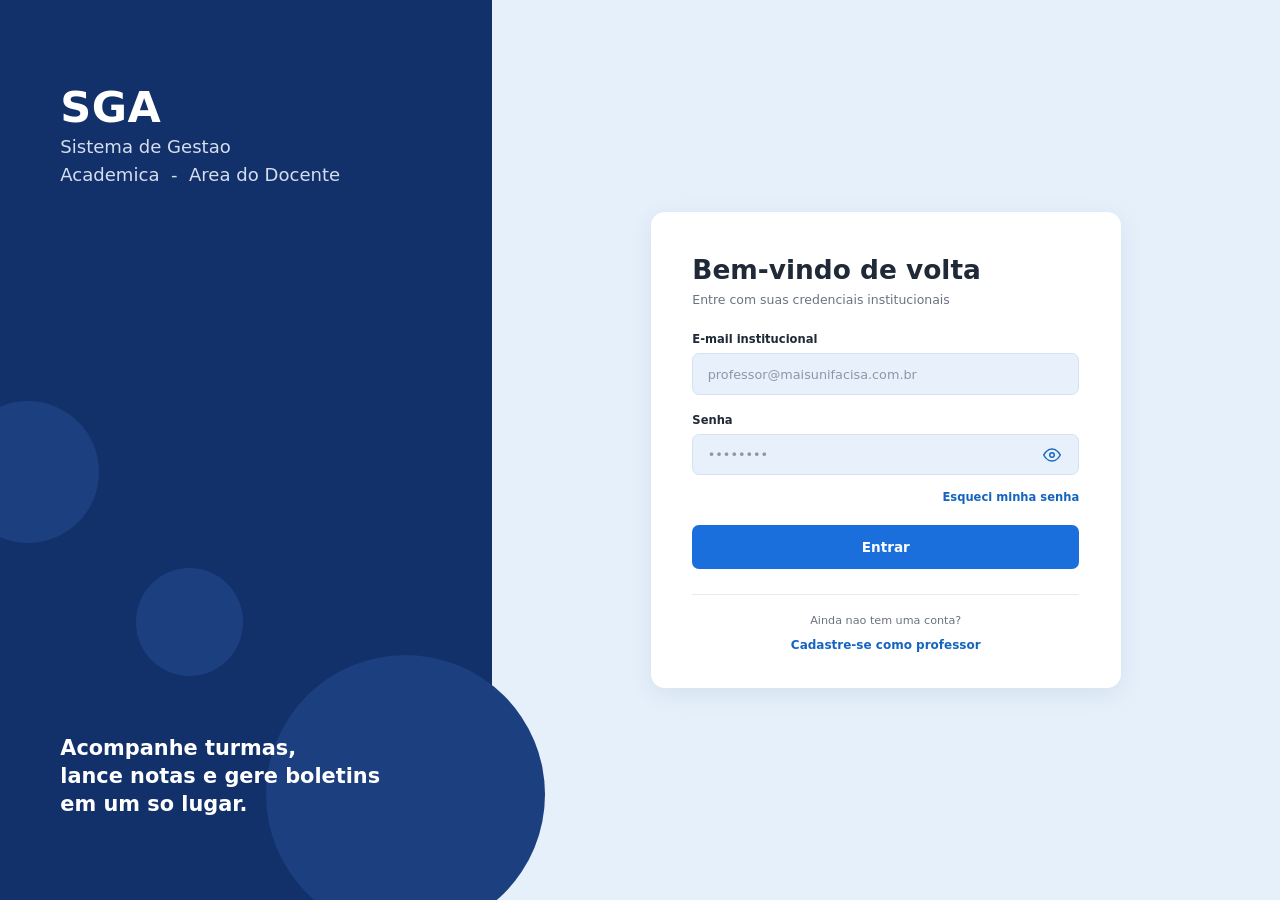
<file: src/views/index.html>
<!DOCTYPE html>
<html lang="pt-br">
<head>
    <meta charset="UTF-8">
    <meta name="viewport" content="width=device-width, initial-scale=1.0">
    <link rel="stylesheet" href="../styles/home.css">
    <title>SGA HOME</title>
</head>
<body>
    <aside class="menu-lateral">
        <div class="logo">
            <div class="logo-circulo">F</div>
            <div>
                <strong>SGA</strong>
                <span>Documento</span>
            </div>
        </div>

        <nav class="menu">
            <a href="#" class="menu-item ativo">
                <span class="bolinha"></span>
                Minhas turmas
            </a>

            <a href="./perfil.html" class="menu-item">
                <span class="bolinha"></span>
                Meu perfil
            </a>

            <a href="#" class="menu-item sair" id="sair">
                <span class="bolinha"></span>
                Sair
            </a>
        </nav>

        <div class="professor">
            <div class="professor-circulo" id="iniciaisProfessor">P</div>

            <div>
                <strong id="nomeProfessor">Professor</strong>
                <span>Professor(a)</span>
            </div>
        </div>
    </aside>

    <main class="conteudo">
        <header class="cabecalho">
            <div>
                <h1>Minhas turmas</h1>
                <p>Selecione uma turma para abrir o diário de notas</p>
            </div>

            <div class="usuario" id="iniciaisTopo">P</div>
        </header>

        <div class="acoes-topo">
            <button class="adicionar-turma" type="button">Adicionar turma</button>
        </div>

        <section class="turmas" aria-label="Lista de turmas"></section>

        <section class="estado-vazio" id="estadoVazio" hidden>
            <h2>Nenhuma turma cadastrada</h2>
            <p>Quando houver turmas salvas, elas aparecerão aqui.</p>
        </section>
    </main>

    <script src="../scripts/back-end.js"></script>
    <script src="../scripts/home.js"></script>
</body>
</html>
</file>
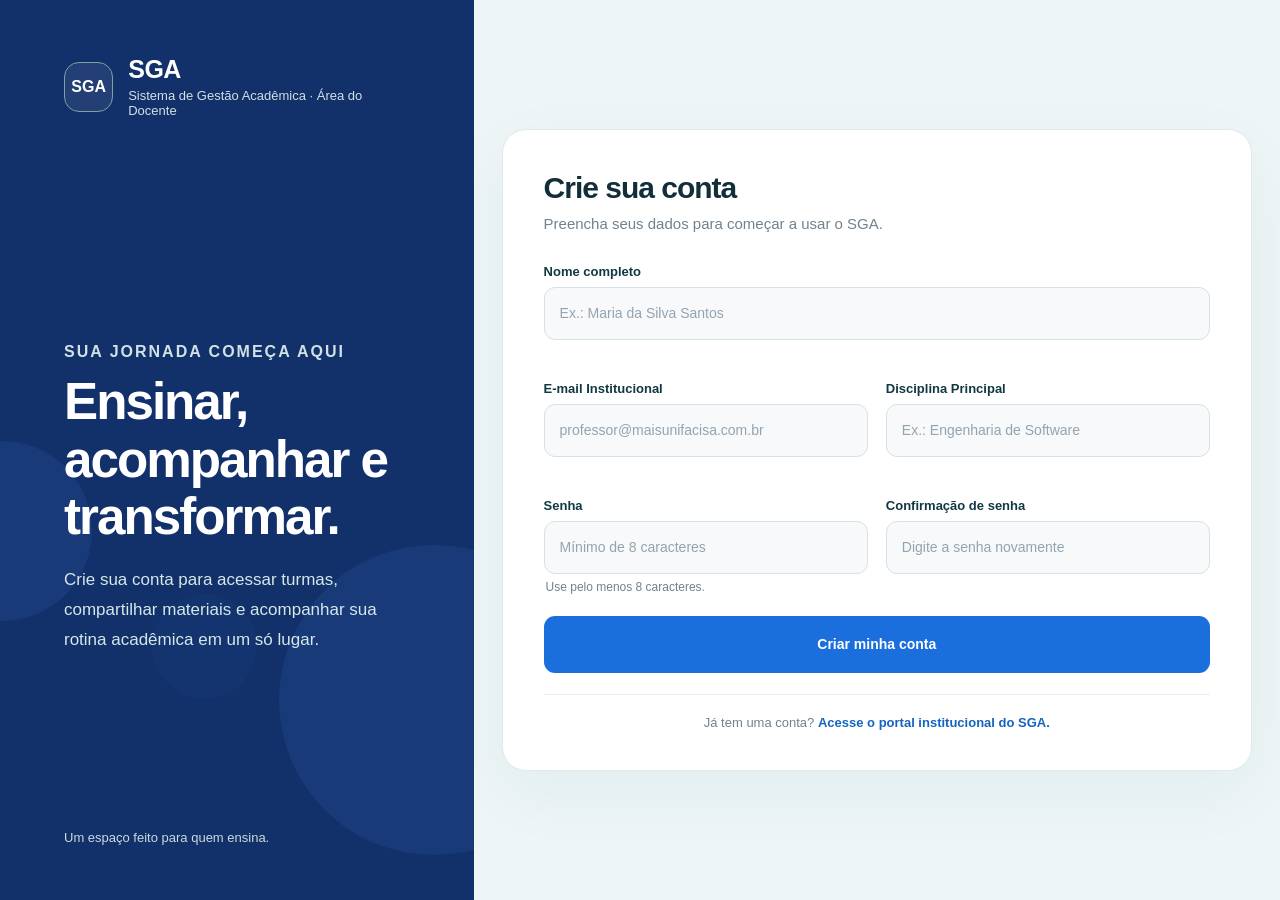
<file: src/views/cadastro.html>
<!DOCTYPE html>
<html lang="pt-BR">

<head>
    <meta charset="utf-8">

    <meta
        name="viewport"
        content="width=device-width, initial-scale=1"
    >

    <meta
        name="theme-color"
        content="#12306a"
    >

    <title>Criar conta | SGA</title>

    <link
        rel="stylesheet"
        href="../styles/cadastro.css"
    >
</head>

<body>

    <main class="layout">

        <aside
            class="brand-panel"
            aria-label="Apresentação do SGA"
        >

            <div class="brand">

                <div
                    class="mark"
                    aria-hidden="true"
                >
                    SGA
                </div>

                <div>

                    <div class="brand-title">
                        SGA
                    </div>

                    <div class="brand-subtitle">
                        Sistema de Gestão Acadêmica · Área do Docente
                    </div>

                </div>

            </div>

            <span
                class="orb"
                aria-hidden="true"
            ></span>

            <section class="hero">

                <div class="eyebrow">
                    Sua jornada começa aqui
                </div>

                <h1>
                    Ensinar,<br>
                    acompanhar e<br>
                    transformar.
                </h1>

                <p>
                    Crie sua conta para acessar turmas,
                    compartilhar materiais e acompanhar
                    sua rotina acadêmica em um só lugar.
                </p>

            </section>

            <div class="brand-foot">
                Um espaço feito para quem ensina.
            </div>

        </aside>


        <section
            class="form-area"
            aria-label="Cadastro de conta"
        >

            <div class="card">

                <header class="heading">

                    <h2>
                        Crie sua conta
                    </h2>

                    <p>
                        Preencha seus dados para começar
                        a usar o SGA.
                    </p>

                </header>


                <form
                    id="signup"
                    novalidate
                >

                    <div class="fields">

                        <div class="field full">

                            <label
                                class="field-label"
                                for="name"
                            >
                                Nome completo
                            </label>

                            <input
                                class="control"
                                id="name"
                                name="name"
                                type="text"
                                autocomplete="name"
                                placeholder="Ex.: Maria da Silva Santos"
                                required
                                minlength="3"
                                aria-describedby="name-error"
                            >

                            <div
                                class="error"
                                id="name-error"
                            ></div>

                        </div>


                        <div class="field">

                            <label
                                class="field-label"
                                for="email"
                            >
                                E-mail Institucional
                            </label>

                            <input
                                class="control"
                                id="email"
                                name="email"
                                type="email"
                                autocomplete="email"
                                placeholder="professor@maisunifacisa.com.br"
                                required
                                aria-describedby="email-error"
                            >

                            <div
                                class="error"
                                id="email-error"
                            ></div>

                        </div>


                        <div class="field">

                            <label
                                class="field-label"
                                for="city"
                            >
                                Disciplina Principal
                            </label>

                            <input
                                class="control"
                                id="city"
                                name="city"
                                type="text"
                                placeholder="Ex.: Engenharia de Software"
                                required
                                minlength="2"
                                aria-describedby="city-error"
                            >

                            <div
                                class="error"
                                id="city-error"
                            ></div>

                        </div>


                        <div class="field">

                            <label
                                class="field-label"
                                for="password"
                            >
                                Senha
                            </label>

                            <div class="password-wrap">

                                <input
                                    class="control"
                                    id="password"
                                    name="password"
                                    type="password"
                                    autocomplete="new-password"
                                    placeholder="Mínimo de 8 caracteres"
                                    required
                                    minlength="8"
                                    aria-describedby="password-hint password-error"
                                >

                            </div>

                            <div
                                class="hint"
                                id="password-hint"
                            >
                                Use pelo menos 8 caracteres.
                            </div>

                            <div
                                class="error"
                                id="password-error"
                            ></div>

                        </div>


                        <div class="field">

                            <label
                                class="field-label"
                                for="confirm"
                            >
                                Confirmação de senha
                            </label>

                            <div class="password-wrap">

                                <input
                                    class="control"
                                    id="confirm"
                                    name="confirm"
                                    type="password"
                                    autocomplete="new-password"
                                    placeholder="Digite a senha novamente"
                                    required
                                    aria-describedby="confirm-error"
                                >

                            </div>

                            <div
                                class="error"
                                id="confirm-error"
                            ></div>

                        </div>

                    </div>


                    <button
                        class="submit"
                        type="submit"
                    >
                        Criar minha conta
                    </button>


                    <div
                        class="success"
                        id="success"
                        role="status"
                        aria-live="polite"
                    >

                        <h3>
                            Cadastro validado!
                        </h3>

                        <p>
                            Confira os dados informados:
                        </p>

                        <dl id="summary"></dl>

                    </div>

                </form>


                <footer class="login">

                    Já tem uma conta?

                    <a href="login.html" class="link-login">
                        Acesse o portal institucional do SGA.
                    </a>

                </footer>

            </div>

        </section>

    </main>


    <script src="../scripts/back-end.js"></script>
    <script src="../scripts/cadastro.js"></script>

</body>

</html>
</file>
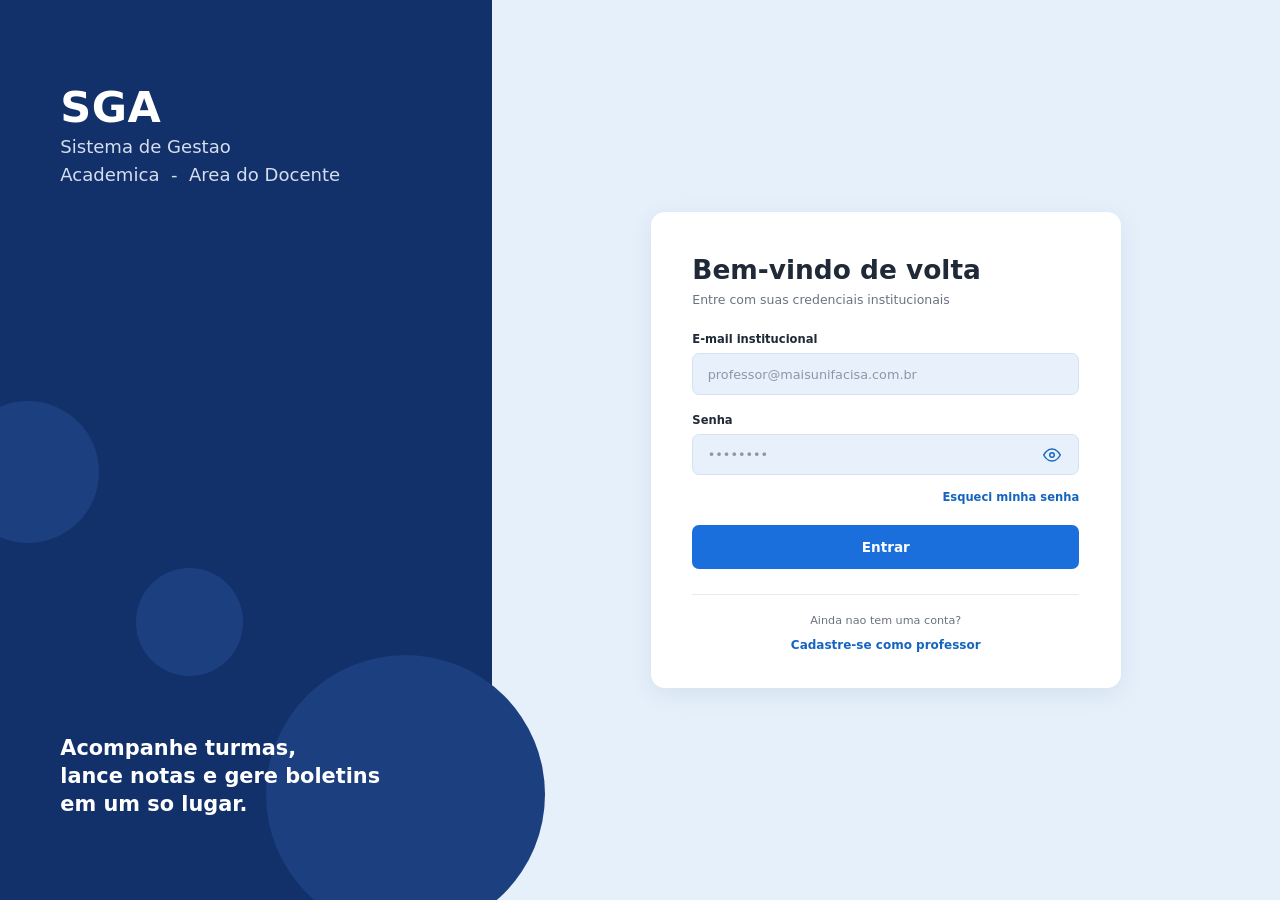
<file: src/views/criarTurma.html>
<!DOCTYPE html>
<html lang="pt-BR">
<head>
    <meta charset="UTF-8">
    <meta name="viewport" content="width=device-width, initial-scale=1.0">
    <title>Criar turma - SGA</title>

    <link rel="stylesheet" href="../styles/home.css">
    <link rel="stylesheet" href="../styles/criarTurma.css">
</head>

<body>
    <aside class="menu-lateral">
        <div class="logo">
            <div class="logo-circulo">F</div>
            <div>
                <strong>SGA</strong>
                <span>Documento</span>
            </div>
        </div>

        <nav class="menu">
            <a href="./index.html" class="menu-item ativo">
                <span class="bolinha"></span>
                Minhas turmas
            </a>

            <a href="./perfil.html" class="menu-item">
                <span class="bolinha"></span>
                Meu perfil
            </a>

            <a href="#" class="menu-item sair" id="sair">
                <span class="bolinha"></span>
                Sair
            </a>
        </nav>

        <div class="professor">
            <div class="professor-circulo" id="iniciaisProfessor">P</div>

            <div>
                <strong id="nomeProfessor">Professor</strong>
                <span>Professor(a)</span>
            </div>
        </div>
    </aside>

    <main class="main">
        <header class="header">
            <h1>Criar turma</h1>
            <p>Preencha os dados para criar uma nova turma</p>
        </header>

        <section class="content">
            <div class="form-card">
                <div class="form-header">
                    <h2>Nova turma</h2>
                    <p>Informe os dados da turma abaixo.</p>
                </div>

                <form id="form-criar-turma" novalidate>
                    <div class="form-group">
                        <label for="nomeTurma">Nome da turma</label>
                        <input type="text" id="nomeTurma" placeholder="Ex: Engenharia de Software">
                    </div>

                    <div class="form-group">
                        <label for="codigoTurma">Código da turma</label>
                        <input type="text" id="codigoTurma" placeholder="Ex: ADS2026.3">
                    </div>

                    <div class="form-group">
                        <label for="disciplina">Disciplina</label>
                        <input type="text" id="disciplina" placeholder="Ex: Engenharia de Software">
                    </div>

                    <div class="form-row">
                        <div class="form-group">
                            <label for="ano">Ano</label>
                            <select id="ano">
                                <option value="">Selecione</option>
                                <option>2026</option>
                                <option>2027</option>
                                <option>2028</option>
                            </select>
                        </div>

                        <div class="form-group">
                            <label for="semestre">Semestre</label>
                            <select id="semestre">
                                <option value="">Selecione</option>
                                <option>1º semestre</option>
                                <option>2º semestre</option>
                            </select>
                        </div>
                    </div>

                    <div class="form-group">
                        <label for="descricao">Descrição</label>
                        <textarea id="descricao" placeholder="Descrição opcional da turma..."></textarea>
                    </div>

                    <p class="feedback" id="feedback" role="status" aria-live="polite"></p>

                    <div class="actions">
                        <button type="button" class="btn-cancelar" id="btnCancelar">Cancelar</button>
                        <button type="submit" class="btn-criar">Criar turma</button>
                    </div>
                </form>
            </div>
        </section>
    </main>

    <script src="../scripts/back-end.js"></script>
    <script src="../scripts/criarTurma.js"></script>

</body>
</html>
</file>
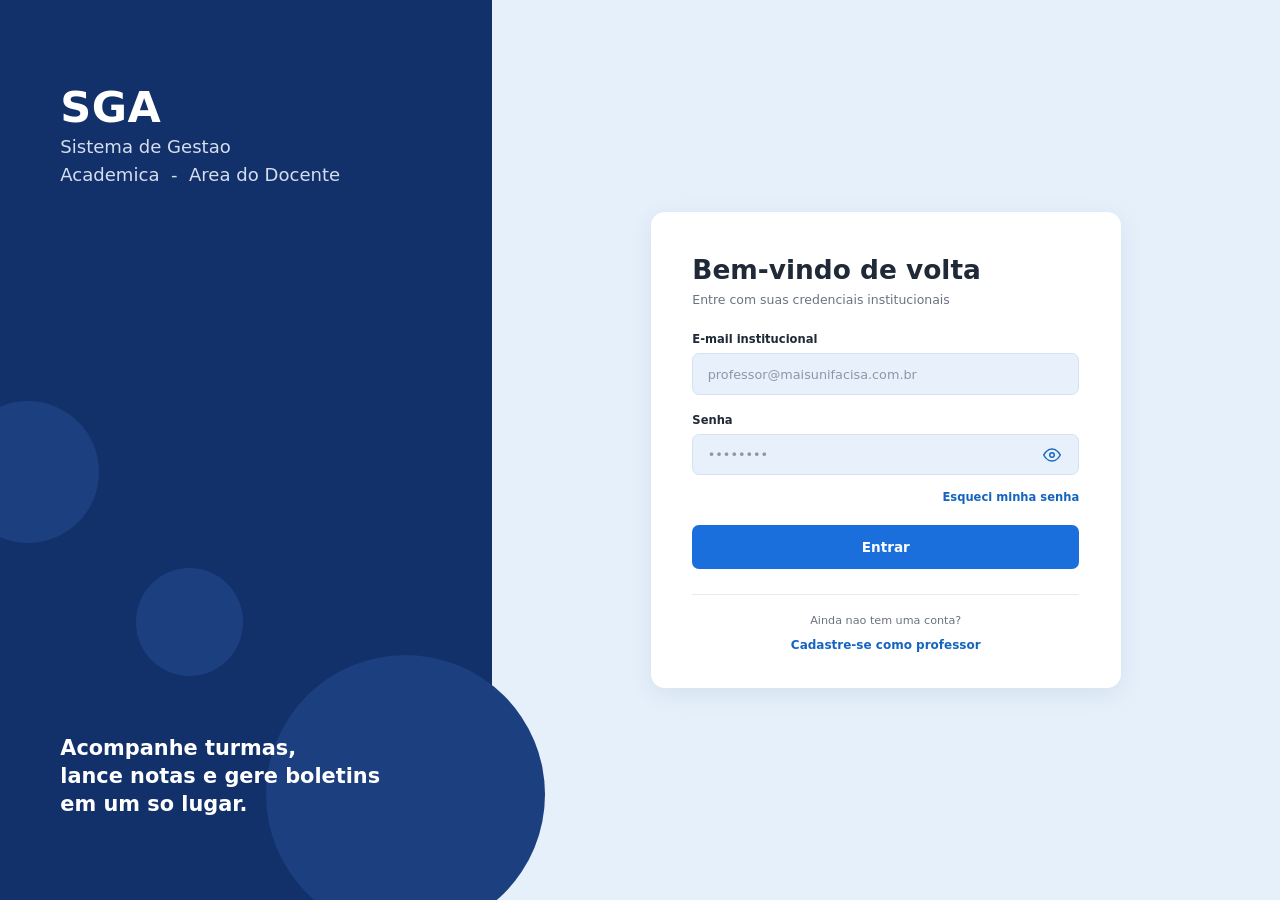
<file: src/views/login.html>
<!DOCTYPE html>
<html lang="pt-BR">
<head>
  <meta charset="UTF-8" />
  <meta name="viewport" content="width=device-width, initial-scale=1.0" />
  <title>SGA - Login do Docente</title>
  <link rel="stylesheet" href="../styles/login.css" />
</head>
<body>
  <main class="page">
    <aside class="brand">
      <div class="brand__top">
        <h1 class="brand__title">SGA</h1>
        <p class="brand__subtitle">
          Sistema de Gestao<br />
          Academica &nbsp;-&nbsp; Area do Docente
        </p>
      </div>

      <span class="circle circle--left" aria-hidden="true"></span>
      <span class="circle circle--mid" aria-hidden="true"></span>
      <span class="circle circle--big" aria-hidden="true"></span>

      <p class="brand__tagline">
        Acompanhe turmas,<br />
        lance notas e gere boletins<br />
        em um so lugar.
      </p>
    </aside>

    <section class="content">
      <div class="card">
        <h2 class="card__title">Bem-vindo de volta</h2>
        <p class="card__subtitle">Entre com suas credenciais institucionais</p>

        <form id="login-form" novalidate>
          <div class="field">
            <label for="email">E-mail institucional</label>
            <input
              type="email"
              id="email"
              name="email"
              placeholder="professor@maisunifacisa.com.br"
              autocomplete="username"
            />
          </div>

          <div class="field">
            <label for="senha">Senha</label>
            <div class="input-group">
              <input
                type="password"
                id="senha"
                name="senha"
                placeholder="••••••••"
                autocomplete="current-password"
              />
              <button type="button" class="toggle" id="toggle-senha" aria-label="Mostrar senha" aria-pressed="false">
  <svg class="icon icon--show" viewBox="0 0 24 24" width="18" height="18" fill="none" stroke="currentColor" stroke-width="2" stroke-linecap="round" stroke-linejoin="round" aria-hidden="true">
    <path d="M1 12s4-8 11-8 11 8 11 8-4 8-11 8-11-8-11-8z"/>
    <circle cx="12" cy="12" r="3"/>
  </svg>
  <svg class="icon icon--hide" viewBox="0 0 24 24" width="18" height="18" fill="none" stroke="currentColor" stroke-width="2" stroke-linecap="round" stroke-linejoin="round" aria-hidden="true">
    <path d="M17.94 17.94A10.07 10.07 0 0 1 12 20c-7 0-11-8-11-8a18.45 18.45 0 0 1 5.06-5.94M9.9 4.24A9.12 9.12 0 0 1 12 4c7 0 11 8 11 8a18.5 18.5 0 0 1-2.16 3.19m-6.72-1.07a3 3 0 1 1-4.24-4.24"/>
    <line x1="1" y1="1" x2="23" y2="23"/>
  </svg>
</button>
            </div>
          </div>

          <a href="#" class="forgot" id="forgot">Esqueci minha senha</a>

          <p class="error" id="error" role="alert" hidden></p>

          <button type="submit" class="btn">Entrar</button>
        </form>

        <div class="card__footer">
          <p>Ainda nao tem uma conta?</p>
          <a href="./cadastro.html" id="register">Cadastre-se como professor</a>
        </div>
      </div>
    </section>
  </main>

  <script src="../scripts/back-end.js"></script>
  <script src="../scripts/login.js"></script>
</body>
</html>
</file>
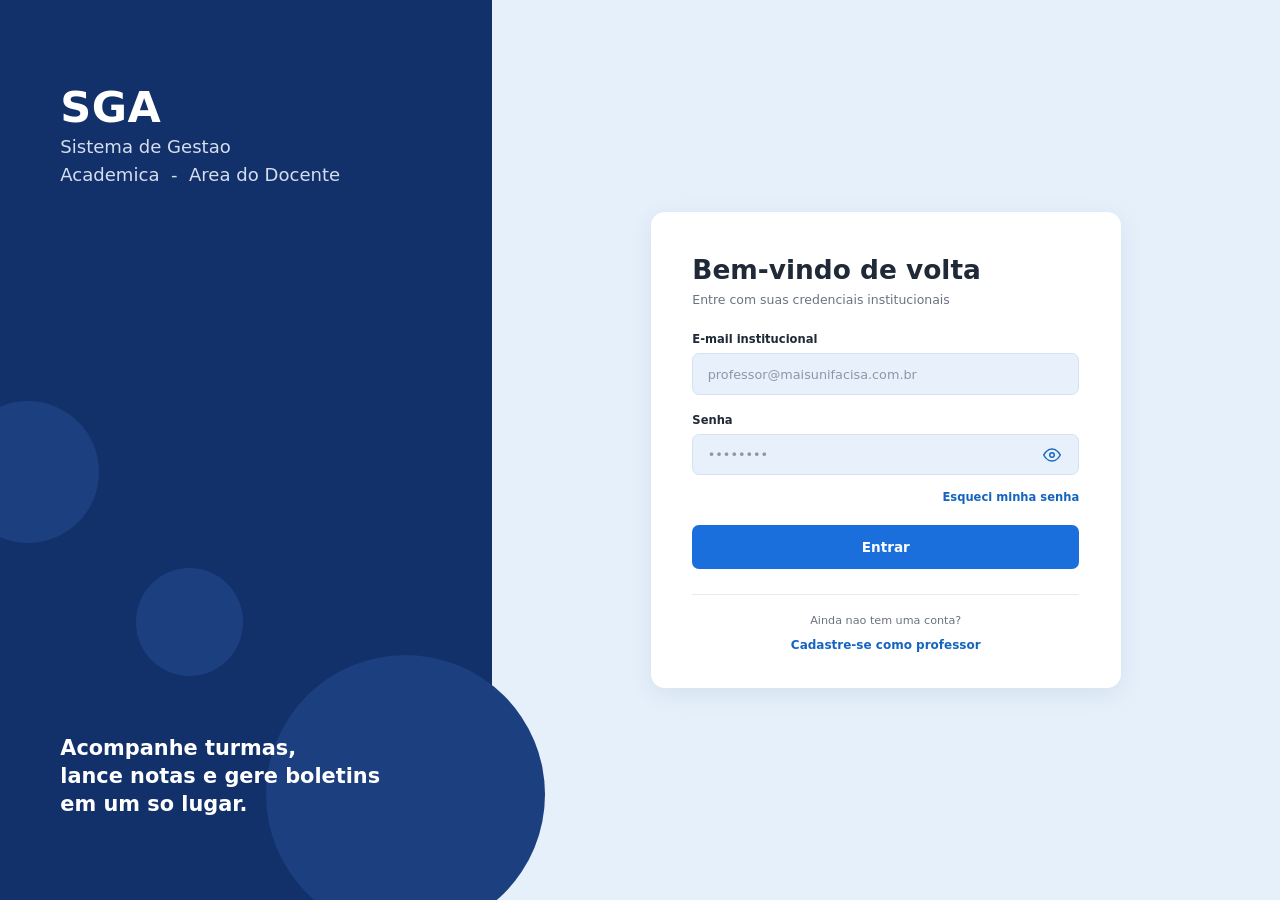
<file: src/views/notas.html>
<!DOCTYPE html>
<html lang="pt-BR">
<head>
    <meta charset="UTF-8">
    <meta name="viewport" content="width=device-width, initial-scale=1.0">
    <title>Diário de notas - SGA</title>

    <link rel="stylesheet" href="../styles/home.css">
    <link rel="stylesheet" href="../styles/notas.css">
</head>
<body>
    <aside class="menu-lateral">
        <div class="logo">
            <div class="logo-circulo">F</div>
            <div>
                <strong>SGA</strong>
                <span>Documento</span>
            </div>
        </div>

        <nav class="menu">
            <a href="./index.html" class="menu-item ativo">
                <span class="bolinha"></span>
                Minhas turmas
            </a>

            <a href="./perfil.html" class="menu-item">
                <span class="bolinha"></span>
                Meu perfil
            </a>

            <a href="#" class="menu-item sair" id="sair">
                <span class="bolinha"></span>
                Sair
            </a>
        </nav>

        <div class="professor">
            <div class="professor-circulo" id="iniciaisProfessor">P</div>
            <div>
                <strong id="nomeProfessor">Professor</strong>
                <span>Professor(a)</span>
            </div>
        </div>
    </aside>

    <main class="conteudo conteudo-notas">
        <header class="cabecalho cabecalho-notas">
            <div>
                <a class="voltar-link" href="./index.html">← Voltar para minhas turmas</a>
                <h1 id="nomeTurma">Diário de notas</h1>
                <p id="codigoTurma">Turma selecionada</p>
            </div>

            <div class="usuario" id="iniciaisTopo">P</div>
        </header>

        <section class="quadro-notas">
            <div class="quadro-topo">
                <div>
                    <h2>Notas da turma</h2>
                    <p>Edite os campos em tempo real. A média e o status são recalculados automaticamente.</p>
                </div>

                <div class="resumo">
                    <strong id="totalAlunos">0 alunos</strong>
                    <span id="faixaExibida">Mostrando 0-0 de 0 alunos</span>
                </div>
            </div>

            <form class="novo-aluno" id="formNovoAluno">
                <div class="novo-aluno__campo">
                    <label for="novoNomeAluno">Nome do aluno</label>
                    <input type="text" id="novoNomeAluno" placeholder="Ex.: Maria Silva">
                </div>

                <div class="novo-aluno__campo">
                    <label for="novaMatricula">Matrícula</label>
                    <input type="text" id="novaMatricula" placeholder="Opcional">
                </div>

                <button type="submit" class="novo-aluno__btn">Adicionar aluno</button>
            </form>

            <div class="tabela-wrap">
                <table class="tabela-notas">
                    <thead>
                        <tr>
                            <th>Matrícula</th>
                            <th>Nome do aluno</th>
                            <th>P1</th>
                            <th>P2</th>
                            <th>Proj. F1</th>
                            <th>Proj. F2</th>
                            <th>Média</th>
                            <th>Status</th>
                            <th>Final</th>
                            <th></th>
                        </tr>
                    </thead>
                    <tbody id="tbodyNotas"></tbody>
                </table>
            </div>

            <div class="paginacao">
                <button type="button" class="pagina-btn" id="paginaAnterior">&lt;</button>
                <div class="pagina-lista" id="paginaLista"></div>
                <button type="button" class="pagina-btn" id="paginaProxima">&gt;</button>
            </div>
        </section>
    </main>

    <script src="../scripts/back-end.js"></script>
    <script src="../scripts/notas.js"></script>
</body>
</html>
</file>
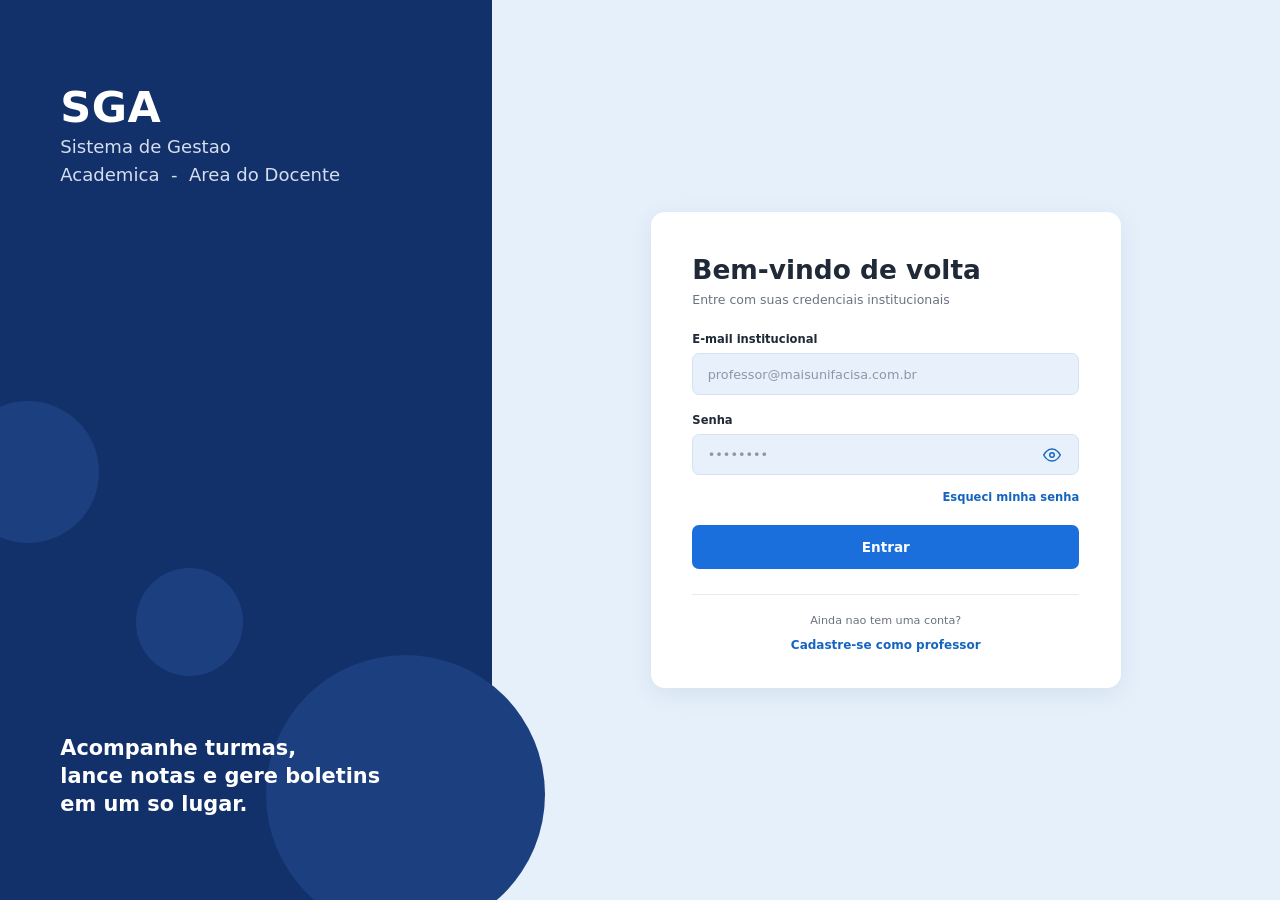
<file: src/views/perfil.html>
<!DOCTYPE html>
<html lang="pt-BR">
<head>
    <meta charset="UTF-8">
    <meta name="viewport" content="width=device-width, initial-scale=1.0">
    <title>Meu perfil - SGA</title>

    <link rel="stylesheet" href="../styles/home.css">
    <link rel="stylesheet" href="../styles/perfil.css">
</head>

<body>
    <aside class="menu-lateral">

        <div class="logo">
            <div class="logo-circulo">F</div>
            <div>
                <strong>SGA</strong>
                <span>Docente</span>
            </div>
        </div>

        <nav class="menu">

            <a href="./index.html" class="menu-item">
                <span class="bolinha"></span>
                Minhas turmas
            </a>

            <a href="./perfil.html" class="menu-item ativo">
                <span class="bolinha"></span>
                Meu perfil
            </a>

            <a href="#" class="menu-item sair" id="sair">
                <span class="bolinha"></span>
                Sair
            </a>

        </nav>

        <div class="professor">

            <div class="professor-circulo" id="iniciaisProfessor">
                P
            </div>

            <div>
                <strong id="nomeProfessor">Professor</strong>
                <span>Professor(a)</span>
            </div>

        </div>

    </aside>

    <main class="conteudo">

        <header class="cabecalho">

            <div>
                <h1>Meu perfil</h1>
                <p>Atualize sua foto e seus dados cadastrais</p>
            </div>

            <div class="usuario" id="iniciaisTopo">
                P
            </div>

        </header>


        <section class="perfil">

            <form id="form-perfil" class="perfil-card" novalidate>

                <div class="foto-area">

                    <div class="foto-wrap">

                        <div class="foto-circulo" id="fotoCirculo">
                            <span id="iniciaisFoto">P</span>
                            <img id="fotoImg" alt="Foto do perfil" hidden>
                        </div>

                        <span class="foto-badge" aria-hidden="true">
                            <svg viewBox="0 0 24 24" width="12" height="12" fill="none" stroke="currentColor" stroke-width="2" stroke-linecap="round" stroke-linejoin="round">
                                <path d="M23 19a2 2 0 0 1-2 2H3a2 2 0 0 1-2-2V8a2 2 0 0 1 2-2h4l2-3h6l2 3h4a2 2 0 0 1 2 2z"/>
                                <circle cx="12" cy="13" r="4"/>
                            </svg>
                        </span>

                    </div>

                    <div class="foto-info">

                        <strong>Foto do perfil</strong>
                        <span>PNG ou JPG, até 2 MB</span>
                        <span>Recomendado 400x400 px</span>

                        <div class="foto-botoes">

                            <button type="button" class="btn-alterar" id="btnAlterarFoto">
                                Alterar foto
                            </button>

                            <button type="button" class="btn-remover" id="btnRemoverFoto">
                                Remover
                            </button>

                        </div>

                        <input
                            type="file"
                            id="inputFoto"
                            accept="image/png, image/jpeg"
                            hidden
                        >

                    </div>

                </div>

                <div class="campo">
                    <label for="nome">Nome completo</label>
                    <input type="text" id="nome" placeholder="Ex.: Ana Paula Menezes" autocomplete="name">
                    <p class="erro" id="erro-nome"></p>
                </div>

                <div class="campo">
                    <label for="email">E-mail institucional</label>
                    <input type="email" id="email" placeholder="professor@maisunifacisa.com.br" autocomplete="email">
                    <p class="erro" id="erro-email"></p>
                </div>

                <div class="campo">
                    <label for="disciplina">Disciplina principal</label>
                    <input type="text" id="disciplina" placeholder="Ex.: Engenharia de Software">
                    <p class="erro" id="erro-disciplina"></p>
                </div>

            </form>


            <div class="perfil-acoes">

                <button type="submit" form="form-perfil" class="btn-salvar" id="btnSalvar">
                    Salvar
                </button>

                <span class="aviso" id="aviso" role="status" aria-live="polite"></span>

            </div>

        </section>

    </main>


    <script src="../scripts/back-end.js"></script>
    <script src="../scripts/perfil.js"></script>

</body>
</html>
</file>
<file: src/styles/home.css>
* {
    margin: 0;
    padding: 0;
    box-sizing: border-box;
}

body {
    font-family: Arial, sans-serif;
    background-color: #ddecfb;
}

.adicionar-turma {
    background-color: #1055a5;
    border: 1px solid #ccc;
    padding: 10px 20px;
    cursor: pointer;
    border-radius: 5px;
    color: #fff;
    font-size: 16px;
    margin: 20px;
}

.adicionar-turma:hover {
    background-color: #0d3e7a;
    border: 1px solid #0d3e7a;
    transform: translateY(-1px);
}

.menu-lateral {
    width: 148px;
    height: 100vh;
    background-color: #112d60;
    position: fixed;
    left: 0;
    top: 0;
    padding: 18px 8px;
    color: white;
}
.logo {
    display: flex;
    align-items: center;
    gap: 8px;
    margin-bottom: 22px;
}

.logo-circulo {
    width: 22px;
    height: 22px;
    background-color: white;
    color: #123368;
    border-radius: 50%;
    display: flex;
    align-items: center;
    justify-content: center;
    font-weight: bold;
    font-size: 12px;
}

.logo strong {
    display: block;
    font-size: 14px;
}

.logo span {
    display: block;
    font-size: 8px;
}
.menu {
    display: flex;
    flex-direction: column;
    gap: 5px;
}

.menu-item {
    height: 34px;
    display: flex;
    align-items: center;
    gap: 8px;
    padding: 0 10px;
    color: white;
    text-decoration: none;
    font-size: 10px;
    border-radius: 5px;
}
.menu-item {
    transition: background-color 0.3s ease, transform 0.2s ease;
}

.menu-item:hover {
    background-color: #1d7fe0;
}

.menu-item.ativo {
    background-color: #1d7fe0;
}

.menu-item.sair {
    margin-top: 6px;
}
.bolinha {
    width: 8px;
    height: 8px;
    background-color: white;
    border-radius: 50%;
}
.professor {
    position: absolute;
    bottom: 15px;
    left: 14px;
    display: flex;
    align-items: center;
    gap: 7px;
    color: white;
}

.professor-circulo {
    width: 20px;
    height: 20px;
    background-color: white;
    color: #123368;
    border-radius: 50%;
    display: flex;
    align-items: center;
    justify-content: center;
    font-size: 12px;
    font-weight: bold;
}

.professor strong {
    display: block;
    font-size:12px;
}

.professor span {
    display: block;
    font-size: 10px;
}

.conteudo{
    margin-left: 148px;
    min-height: 100vh;
    background-color: #eaf3fc;

}

.acoes-topo {
    padding: 16px 20px 0;
}
.cabecalho{
height: 52px;
background-color: white;
display: flex;
align-items: center;
justify-content: space-between;
padding: 0 20px;
border-bottom: 1px solid #dce5ef;

}
.cabecalho h1{
    font-size:16px;
    color: #222;
    margin-bottom: 2px;
}

.cabecalho p{
    font-size:9px;
    color: #777;
}

.usuario{
width: 25px;
height: 25px;
border: 1px solid #0878e8;
border-radius: 50%;
display: flex;
align-items: center;
justify-content: center;
color: #0878e8;
font-size: 8px;
font-weight: bold;

}

.turmas{
display: grid;
grid-template-columns: repeat(auto-fit, minmax(190px, 1fr));
gap: 15px;
padding: 20px;

}

.card-turma{
background-color: white;
border-radius: 8px;
overflow: hidden;
border: 1px solid #dce5ef;
transition: transform 0.2 ease, box-shadow 0.2s ease;

}

.card-turma:hover {
    transform: translateY(-3px);

    box-shadow: 0 5px 15px rgba(0, 0, 0, 0.08);
}

.card-linha{
    height: 5px;
}

.engenharia {
    background-color: #1877d1;
}

.banco {
    background-color: #20a05a;
}

.programacao {
    background-color: #f5a800;
}

.estrutura {
    background-color: #e63b4a;
}
.card-conteudo {
    padding: 12px;
    position: relative;
    min-height: 108px;
}
.card-conteudo {
    padding: 12px;
    position: relative;
    min-height: 108px;
}

.card-conteudo {
    padding: 12px;
    position: relative;
    min-height: 108px;
}

.card-letra {
    width: 28px;
    height: 28px;

    background-color: #e5f0fb;

    border-radius: 7px;

    display: flex;
    align-items: center;
    justify-content: center;
    color: #163b68;
    font-size: 12px;
    font-weight: bold;
    margin-bottom: 8px;
}

.card-letra {
    width: 28px;
    height: 28px;
    background-color: #e5f0fb;
    border-radius: 7px;
    display: flex;
    align-items: center;
    justify-content: center;
    color: #163b68;
    font-size: 12px;
    font-weight: bold;
    margin-bottom: 8px;
}

.card-conteudo h2 {
    font-size: 10px;

    color: #222;

    margin-bottom: 5px;
}

.card-conteudo a {
    position: absolute;

    right: 12px;
    bottom: 12px;
    color: #0878e8;
    text-decoration: none;
    font-size: 11px;
    font-weight: bold;
}

.card-conteudo a:hover {
    text-decoration: underline;
}

.estado-vazio {
    margin: 20px;
    padding: 28px;
    border: 1px dashed #b7c9dd;
    border-radius: 12px;
    background: rgba(255, 255, 255, 0.72);
    color: #35506f;
}

.estado-vazio h2 {
    font-size: 17px;
    margin-bottom: 6px;
}

.estado-vazio p {
    font-size: 13px;
    color: #5f748d;
}
.diario{
display: none;
margin: 20px;
background-color: white;
border: 1px solid #dce5ef;
border-radius: 8px;
}

.diario-cabecalho {
    padding: 18px;
    border-bottom: 1px solid #e1e8ef;
}

.diario-voltar {
    color: #0878e8;
    font-size: 9px;
    cursor: pointer;
    margin-bottom: 10px;
}

.diario-cabecalho h2 {
    font-size: 17px;
    color: #222;
    margin-bottom: 4px;
}

.diario-cabecalho span {
    font-size: 9px;
    color: #777;
}
</file>
<file: src/styles/cadastro.css>
:root {
    color-scheme: light;
    --petrol: #12306a;
    --petrol-2: #17616d;
    --ink: #123943;
    --muted: #71828d;
    --line: #d6e2e6;
    --field: #f7f9fa;
    --bg: #edf5f6;
    --white: #fff;
    --error: #b42318;
    --success: #176b48;
}

* {
    box-sizing: border-box;
}

body {
    margin: 0;
    min-height: 100vh;
    font-family: Inter, "Segoe UI", Arial, sans-serif;
    color: var(--ink);
    background: var(--bg);
}

.layout {
    min-height: 100vh;
    display: grid;
    grid-template-columns: minmax(330px, 37%) 1fr;
}

.brand-panel {
    position: relative;
    overflow: hidden;
    min-height: 100vh;
    padding: 55px clamp(32px, 5vw, 84px);
    background: var(--petrol);
    color: white;
    display: flex;
    flex-direction: column;
    justify-content: space-between;
}

.brand-panel:before,
.brand-panel:after,
.orb {
    content: "";
    position: absolute;
    border-radius: 50%;
    background: #1c3f80;
    opacity: .65;
    pointer-events: none;
}

.brand-panel:before {
    width: 180px;
    height: 180px;
    left: -88px;
    top: 49%;
}

.brand-panel:after {
    width: 310px;
    height: 310px;
    right: -115px;
    bottom: 5%;
}

.orb {
    width: 105px;
    height: 105px;
    left: 32%;
    top: 66%;
    opacity: .22;
}

.brand,
.hero,
.brand-foot {
    position: relative;
    z-index: 1;
}

.brand {
    display: flex;
    gap: 15px;
    align-items: center;
}

.mark {
    width: 50px;
    height: 50px;
    display: grid;
    place-items: center;
    border: 1px solid #7fa0a5;
    border-radius: 15px;
    font-weight: 800;
    font-size: 16px;
    background: #ffffff12;
}

.brand-title {
    font-size: 25px;
    font-weight: 750;
    letter-spacing: -.5px;
}

.brand-subtitle {
    font-size: 13px;
    margin-top: 4px;
    color: #d0e1e4;
}

.hero {
    max-width: 475px;
    margin: 60px 0 10px;
}

.eyebrow {
    font-size: 16px;
    font-weight: 750;
    letter-spacing: 2px;
    text-transform: uppercase;
    color: #d2e1e4;
}

.hero h1 {
    font-size: clamp(38px, 4vw, 54px);
    line-height: 1.12;
    letter-spacing: -2px;
    margin: 12px 0 20px;
    color: #fff;
}

.hero p {
    font-size: 17px;
    line-height: 1.75;
    color: #d6e7e9;
    margin: 0;
    max-width: 410px;
}

.brand-foot {
    font-size: 13px;
    color: #c9dcdf;
}

.form-area {
    padding: 46px 28px;
    display: flex;
    align-items: center;
    justify-content: center;
}

.card {
    width: min(100%, 850px);
    background: var(--white);
    border: 1px solid #e0e9eb;
    border-radius: 24px;
    padding: clamp(28px, 3.2vw, 52px);
    box-shadow: 0 22px 70px #1747500c;
}

.heading h2 {
    font-size: 30px;
    letter-spacing: -1px;
    margin: 0;
    color: #122f39;
}

.heading p {
    margin: 10px 0 32px;
    color: var(--muted);
    font-size: 15px;
}

.fields {
    display: grid;
    grid-template-columns: 1fr 1fr;
    gap: 20px 18px;
}

.field {
    min-width: 0;
}

.field.full {
    grid-column: 1 / -1;
}

label.field-label {
    display: block;
    font-size: 13px;
    font-weight: 700;
    margin-bottom: 8px;
}

.control {
    width: 100%;
    height: 53px;
    border: 1px solid var(--line);
    border-radius: 11px;
    background: var(--field);
    padding: 0 15px;
    color: #203d46;
    font: inherit;
    font-size: 14px;
    outline: none;
    transition: border-color .15s, box-shadow .15s;
}

.control::placeholder {
    color: #93a4b1;
}

.link-login {
    color: #1565c0;
    font-weight: 700;
    text-decoration: underline;
    text-underline-offset: 2px;
}

.control:focus {
    border-color: #1a6fdc;
    box-shadow: 0 0 0 3px #17616d1c;
    background: white;
}

.control[aria-invalid="true"] {
    border-color: var(--error);
}

select.control {
    cursor: pointer;
}

.password-wrap {
    position: relative;
}

.password-wrap .control {
    padding-right: 75px;
}

.toggle {
    position: absolute;
    right: 11px;
    top: 50%;
    transform: translateY(-50%);
    border: 0;
    background: transparent;
    color: #075267;
    font: inherit;
    font-weight: 700;
    font-size: 13px;
    cursor: pointer;
    padding: 8px 4px;
}

.hint,
.error {
    font-size: 12px;
    margin: 6px 2px 0;
    min-height: 15px;
}

.hint {
    color: var(--muted);
}

.error {
    color: var(--error);
}

.checks {
    display: grid;
    gap: 11px;
    margin: 21px 0 20px;
}

.check-row {
    display: flex;
    align-items: flex-start;
    gap: 10px;
    color: #516570;
    font-size: 13px;
    line-height: 1.5;
}

.check-row input {
    margin: 2px 0 0;
    width: 18px;
    height: 18px;
    accent-color: var(--petrol);
    flex: none;
}

.check-row a {
    color: #075267;
    font-weight: 700;
    text-decoration: underline;
    text-underline-offset: 2px;
}

.check-error {
    color: var(--error);
    font-size: 12px;
    margin: -5px 0 12px;
    display: none;
}

.submit {
    width: 100%;
    min-height: 57px;
    border: 0;
    border-radius: 11px;
    background: #1a6fdc;
    color: #fff;
    font: inherit;
    font-size: 14px;
    font-weight: 750;
    cursor: pointer;
    transition: background .15s, transform .15s;
}

.submit:hover {
    background: #135cbb;
}

.submit:active {
    transform: translateY(1px);
}

.submit:focus-visible,
.toggle:focus-visible,
a:focus-visible {
    outline: 3px solid #48a8b7;
    outline-offset: 3px;
}

.login {
    border-top: 1px solid #e6edef;
    text-align: center;
    margin-top: 21px;
    padding-top: 20px;
    font-size: 13px;
    color: var(--muted);
}

.login a {
    text-decoration: none;
}

.login a:hover {
    text-decoration: underline;
}

.success {
    display: none;
    margin-top: 18px;
    border: 1px solid #b7dfca;
    border-radius: 12px;
    background: #f0faf4;
    padding: 17px 19px;
    color: #164c38;
}

.success h3 {
    font-size: 16px;
    margin: 0 0 7px;
}

.success p {
    margin: 0 0 10px;
    font-size: 13px;
}

.success dl {
    margin: 0;
    display: grid;
    grid-template-columns: auto 1fr;
    gap: 5px 12px;
    font-size: 13px;
}

.success dt {
    font-weight: 700;
}

.success dd {
    margin: 0;
    overflow-wrap: anywhere;
}

.sr-only {
    position: absolute;
    width: 1px;
    height: 1px;
    padding: 0;
    margin: -1px;
    overflow: hidden;
    clip: rect(0, 0, 0, 0);
    white-space: nowrap;
    border: 0;
}

@media (max-width: 900px) {
    .layout {
        grid-template-columns: 1fr;
    }

    .brand-panel {
        min-height: 250px;
        padding: 28px 30px 32px;
    }

    .brand {
        align-self: flex-start;
    }

    .hero {
        margin: 40px 0 0;
        max-width: 640px;
    }

    .hero h1 {
        font-size: 38px;
        max-width: 500px;
    }

    .hero p {
        font-size: 15px;
    }

    .brand-foot {
        display: none;
    }

    .brand-panel:before {
        left: auto;
        right: -34px;
        top: 28%;
        width: 130px;
        height: 130px;
    }

    .brand-panel:after {
        right: -120px;
        bottom: -205px;
    }

    .form-area {
        padding: 26px 18px 40px;
        align-items: flex-start;
    }

    .card {
        max-width: 700px;
    }
}

@media (max-width: 560px) {
    .brand-panel {
        min-height: 220px;
        padding: 22px 22px 25px;
    }

    .mark {
        width: 43px;
        height: 43px;
        border-radius: 13px;
    }

    .brand-title {
        font-size: 22px;
    }

    .brand-subtitle {
        font-size: 11px;
    }

    .hero {
        margin-top: 27px;
    }

    .eyebrow {
        font-size: 12px;
        letter-spacing: 1.6px;
    }

    .hero h1 {
        font-size: 31px;
        letter-spacing: -1px;
        margin: 8px 0 10px;
    }

    .hero p {
        font-size: 14px;
        line-height: 1.55;
        max-width: 360px;
    }

    .form-area {
        padding: 16px 12px 28px;
    }

    .card {
        border-radius: 18px;
        padding: 25px 19px;
    }

    .heading h2 {
        font-size: 26px;
    }

    .heading p {
        font-size: 14px;
        margin: 8px 0 23px;
    }

    .fields {
        grid-template-columns: 1fr;
        gap: 15px;
    }

    .field.full {
        grid-column: auto;
    }

    .control {
        height: 50px;
    }

    .checks {
        margin-top: 19px;
    }
}

@media (prefers-reduced-motion: reduce) {
    *,
    *::before,
    *::after {
        scroll-behavior: auto !important;
        transition: none !important;
    }
}
</file>
<file: src/styles/criarTurma.css>
* {
    box-sizing: border-box;
    margin: 0;
    padding: 0;
}

body {
    font-family: Arial, Helvetica, sans-serif;
    background: #eaf4fc;
    color: #111;
}

.sidebar {
    position: fixed;
    left: 0;
    top: 0;

    width: 145px;
    height: 100vh;

    background: #112d60;

    color: white;

    display: flex;
    flex-direction: column;
}

.logo {
    display: flex;
    align-items: center;

    gap: 9px;

    padding: 20px 6px;
}

.logo-icon {
    width: 22px;
    height: 22px;

    border-radius: 50%;

    background: white;
    color: #17376d;

    display: flex;
    align-items: center;
    justify-content: center;

    font-size: 12px;
}

.logo strong {
    display: block;
    font-size: 14px;
}

.logo span {
    display: block;

    font-size: 7px;
    font-weight: bold;
}

nav {
    display: flex;
    flex-direction: column;

    gap: 26px;

    margin-top: 12px;
}

nav a {
    color: white;

    text-decoration: none;

    font-size: 10px;
    font-weight: bold;

    padding-left: 14px;
}

.user {
    margin-top: auto;

    display: flex;
    align-items: center;

    gap: 7px;

    padding: 15px 10px 16px;
}

.user-icon {
    width: 20px;
    height: 20px;

    border-radius: 50%;

    background: white;
    color: #17376d;

    display: flex;
    align-items: center;
    justify-content: center;

    font-size: 8px;
    font-weight: bold;
}

.user strong {
    display: block;
    font-size: 10px;
}

.user span {
    display: block;
    font-size: 8px;
    font-weight: bold;
}

.main {
    margin-left: 145px;

    min-height: 100vh;
}

.header {
    height: 54px;

    background: white;

    border-top: 3px solid #333;
    border-bottom: 1px solid #d2dce7;

    padding: 10px 20px;
}

.header h1 {
    font-size: 16px;
}

.header p {
    margin-top: 2px;

    font-size: 9px;

    color: #66717c;
}

.content {
    min-height: calc(100vh - 54px);

    display: flex;
    justify-content: center;
    align-items: flex-start;

    padding-top: 55px;
}

.form-card {
    width: 520px;

    background: white;

    border: 1px solid #d2dce7;
    border-radius: 8px;

    overflow: hidden;

    box-shadow: 0 2px 5px rgba(0, 0, 0, 0.04);
}

.form-card::before {
    content: "";

    display: block;

    height: 5px;

    background: #1515ff;
}

.form-header {
    padding: 20px 24px 15px;

    border-bottom: 1px solid #e5e9ee;
}

.form-header h2 {
    font-size: 18px;

    margin-bottom: 5px;
}

.form-header p {
    font-size: 11px;

    color: #66717c;
}

form {
    padding: 20px 24px 24px;
}

.form-group {
    display: flex;
    flex-direction: column;

    margin-bottom: 17px;
}

.form-group label {
    font-size: 11px;

    font-weight: bold;

    margin-bottom: 7px;
}

input,
select,
textarea {
    width: 100%;

    border: 1px solid #cbd5df;
    border-radius: 5px;

    padding: 10px 11px;

    font-family: Arial, Helvetica, sans-serif;
    font-size: 12px;

    outline: none;

    background: white;
}

input:focus,
select:focus,
textarea:focus {
    border-color: #1464b4;

    box-shadow: 0 0 0 2px rgba(20, 100, 180, 0.10);
}

input::placeholder,
textarea::placeholder {
    color: #9ba5af;
}

textarea {
    height: 85px;

    resize: vertical;
}

.form-row {
    display: flex;

    gap: 15px;
}

.form-row .form-group {
    flex: 1;
}

.actions {
    display: flex;

    justify-content: flex-end;

    gap: 10px;

    margin-top: 25px;

    padding-top: 18px;

    border-top: 1px solid #e5e9ee;
}

.actions button {
    border: none;

    border-radius: 4px;

    padding: 10px 18px;

    font-size: 12px;

    cursor: pointer;
}

.btn-cancelar {
    background: white;

    border: 1px solid #cbd5df !important;

    color: #333;
}

.btn-cancelar:hover {
    background: #f5f6f7;
}

.btn-criar {
    background: #1464a5;

    color: white;
}

.btn-criar:hover {
    background: #0e548e;
}

.feedback {
    min-height: 18px;
    margin-top: 8px;
    font-size: 12px;
    color: #176b48;
}

.feedback.erro {
    color: #b42318;
}

.btn-cancelar:disabled,
.btn-criar:disabled {
    opacity: 0.7;
    cursor: default;
}

@media (max-width: 700px) {
    .content {
        padding: 24px 14px 30px;
    }

    .form-card {
        width: 100%;
    }

    .form-row {
        flex-direction: column;
    }
}
</file>
<file: src/styles/login.css>
:root {
  --navy: #12306a;
  --navy-circle: #1c3f80;
  --page-bg: #e6f0fb;
  --card-bg: #ffffff;
  --input-bg: #e8f1fb;
  --input-border: #d3e3f6;
  --blue: #1a6fdc;
  --link: #1565c0;
  --text: #1f2937;
  --muted: #6b7280;
  --danger: #c62828;

  
  --u: min(100vw / 595, 100vh / 376);
}

* {
  box-sizing: border-box;
  margin: 0;
  padding: 0;
}

html,
body {
  height: 100%;
  overflow: hidden; 
}

body {
  font-family: "Segoe UI", "DejaVu Sans", Verdana, Arial, sans-serif;
  color: var(--text);
  background: var(--page-bg);
}

.page {
  display: flex;
  height: 100vh;
  height: 100dvh;
  overflow: hidden;
}

/* ---------- Painel lateral ---------- */
.brand {
  position: relative;
  z-index: 2; 
  flex: 0 0 38.4%;
  background: var(--navy);
  color: #fff;
  padding: calc(var(--u) * 40) calc(var(--u) * 28);
}

.brand__title {
  font-size: calc(var(--u) * 20);
  font-weight: 700;
  letter-spacing: 0.01em;
  line-height: 1;
}

.brand__subtitle {
  margin-top: calc(var(--u) * 2);
  font-size: calc(var(--u) * 8.4);
  line-height: 1.55;
  color: #d5deee;
}

.brand__tagline {
  position: absolute;
  z-index: 3;
  left: calc(var(--u) * 28);
  bottom: calc(var(--u) * 38);
  font-size: calc(var(--u) * 9.7);
  font-weight: 700;
  line-height: 1.35;
}

.circle {
  position: absolute;
  border-radius: 50%;
  background: var(--navy-circle);
}

.circle--left {
  width: calc(var(--u) * 66);
  height: calc(var(--u) * 66);
  left: calc(var(--u) * -20);
  top: calc(52.4% - var(--u) * 33);
}

.circle--mid {
  width: calc(var(--u) * 50);
  height: calc(var(--u) * 50);
  left: calc(var(--u) * 63);
  top: calc(69.1% - var(--u) * 25);
}

.circle--big {
  width: calc(var(--u) * 130);
  height: calc(var(--u) * 130);
  right: calc(var(--u) * -25); 
  bottom: calc(var(--u) * -16);
}

/* ---------- Area do formulario ---------- */
.content {
  flex: 1;
  display: flex;
  align-items: center;
  justify-content: center;
  padding: 2rem;
}

.card {
  width: 100%;
  max-width: 470px;
  background: var(--card-bg);
  border-radius: 14px;
  padding: 2.6rem 2.6rem 2.2rem;
  box-shadow: 0 6px 24px rgba(18, 48, 106, 0.08);
}

.card__title {
  font-size: 1.65rem;
  font-weight: 700;
  line-height: 1.2;
}

.card__subtitle {
  margin-top: 0.4rem;
  margin-bottom: 1.6rem;
  font-size: 0.78rem;
  color: var(--muted);
}

.field {
  margin-bottom: 1.1rem;
}

.field label {
  display: block;
  margin-bottom: 0.45rem;
  font-size: 0.72rem;
  font-weight: 700;
}

.field input {
  width: 100%;
  height: 2.6rem;
  padding: 0 0.9rem;
  font: inherit;
  font-size: 0.8rem;
  color: var(--text);
  background: var(--input-bg);
  border: 1px solid var(--input-border);
  border-radius: 7px;
  outline: none;
  transition: border-color 0.15s, box-shadow 0.15s, background 0.15s;
}

.field input::placeholder {
  color: #8a97a8;
}

.field input:focus {
  background: #fff;
  border-color: var(--blue);
  box-shadow: 0 0 0 3px rgba(26, 111, 220, 0.18);
}

.field input.invalid {
  border-color: var(--danger);
}

.input-group {
  position: relative;
}

.input-group input {
  padding-right: 3.2rem;
}

.toggle {
  position: absolute;
  top: 50%;
  right: 0.7rem;
  transform: translateY(-50%);
  display: flex;
  align-items: center;
  justify-content: center;
  width: 2rem;
  height: 2rem;
  background: none;
  border: none;
  color: var(--link);
  cursor: pointer;
}

.toggle .icon--hide {
  display: none;
}

.toggle.is-visible .icon--show {
  display: none;
}

.toggle.is-visible .icon--hide {
  display: block;
}

.forgot:hover,
.card__footer a:hover {
  text-decoration: underline;
}

.toggle:focus-visible,
.forgot:focus-visible,
.card__footer a:focus-visible,
.btn:focus-visible {
  outline: 2px solid var(--blue);
  outline-offset: 2px;
}

.forgot {
  display: block;
  width: fit-content;
  margin: -0.2rem 0 1.3rem auto;
  font-size: 0.72rem;
  font-weight: 700;
  color: var(--link);
  text-decoration: none;
}

.error {
  margin: -0.5rem 0 1rem;
  font-size: 0.75rem;
  color: var(--danger);
}

.btn {
  width: 100%;
  height: 2.75rem;
  font: inherit;
  font-size: 0.85rem;
  font-weight: 700;
  color: #fff;
  background: var(--blue);
  border: none;
  border-radius: 7px;
  cursor: pointer;
  transition: background 0.15s;
}

.btn:hover {
  background: #135cbb;
}

.btn:disabled {
  opacity: 0.7;
  cursor: wait;
}

.card__footer {
  margin-top: 1.6rem;
  padding-top: 1.2rem;
  border-top: 1px solid #e5eaf1;
  text-align: center;
}

.card__footer p {
  font-size: 0.7rem;
  color: var(--muted);
  margin-bottom: 0.4rem;
}

.card__footer a {
  font-size: 0.75rem;
  font-weight: 700;
  color: var(--link);
  text-decoration: none;
}

/* ---------- Janelas de pouca altura  ---------- */
@media (max-height: 560px) and (min-width: 801px) {
  .card {
    padding: 1.5rem 2rem 1.3rem;
  }
  .card__subtitle {
    margin-bottom: 1rem;
  }
  .field {
    margin-bottom: 0.7rem;
  }
  .field input {
    height: 2.2rem;
  }
  .btn {
    height: 2.3rem;
  }
  .card__footer {
    margin-top: 1rem;
    padding-top: 0.8rem;
  }
}

/* ---------- Celular: painel vira cabecalho e a pagina pode rolar ---------- */
@media (max-width: 800px) {
  html,
  body {
    height: auto;
    overflow: auto;
  }

  .page {
    flex-direction: column;
    height: auto;
    min-height: 100vh;
    overflow: visible;
  }

  .brand {
    flex: none;
    padding: 1.75rem 1.5rem;
    overflow: hidden;
  }

  .brand__title {
    font-size: 2rem;
  }

  .brand__subtitle {
    margin-top: 0.7rem;
    font-size: 0.8rem;
  }

  .brand__tagline,
  .circle {
    display: none;
  }

  .content {
    padding: 1.5rem 1rem 2rem;
    align-items: flex-start;
  }

  .card {
    padding: 2rem 1.5rem;
  }
}
</file>
<file: src/styles/notas.css>
/* =========================
   DIÁRIO DE NOTAS
========================= */

.conteudo-notas {
    background: #ddecfb;
}

.cabecalho-notas {
    align-items: flex-start;
    height: auto;
    min-height: 52px;
    padding-top: 10px;
    padding-bottom: 10px;
}

.voltar-link {
    display: inline-block;
    margin-bottom: 4px;
    color: #0c67c4;
    font-size: 11px;
    font-weight: 700;
    text-decoration: none;
}

.voltar-link:hover {
    text-decoration: underline;
}

.cabecalho-notas h1 {
    font-size: 18px;
    margin-bottom: 2px;
}

.cabecalho-notas p {
    font-size: 10px;
    color: #76879a;
}

.quadro-notas {
    margin: 18px 20px 24px;
    background: #fff;
    border: 1px solid #dce5ef;
    border-radius: 12px;
    overflow: hidden;
    box-shadow: 0 10px 30px rgba(12, 56, 104, 0.05);
}

.quadro-topo {
    padding: 18px 18px 14px;
    border-bottom: 1px solid #e4ebf2;
    display: flex;
    align-items: flex-end;
    justify-content: space-between;
    gap: 18px;
}

.quadro-topo h2 {
    font-size: 20px;
    color: #1a2a3a;
    margin-bottom: 4px;
}

.quadro-topo p {
    font-size: 12px;
    color: #728195;
}

.resumo {
    text-align: right;
}

.resumo strong {
    display: block;
    font-size: 13px;
    color: #1a2a3a;
}

.resumo span {
    font-size: 11px;
    color: #728195;
}

.novo-aluno {
    display: grid;
    grid-template-columns: 2fr 1fr auto;
    gap: 12px;
    padding: 14px 18px 0;
    align-items: end;
}

.novo-aluno__campo {
    display: flex;
    flex-direction: column;
    gap: 6px;
}

.novo-aluno__campo label {
    font-size: 11px;
    font-weight: 700;
    color: #405064;
}

.novo-aluno__campo input {
    height: 34px;
    border: 1px solid #d2dae4;
    border-radius: 8px;
    padding: 0 12px;
    font: inherit;
    font-size: 12px;
    outline: none;
}

.novo-aluno__campo input:focus {
    border-color: #1a6fdc;
    box-shadow: 0 0 0 3px rgba(26, 111, 220, 0.12);
}

.novo-aluno__btn {
    height: 34px;
    border: 0;
    border-radius: 8px;
    background: #1055a5;
    color: #fff;
    font-size: 12px;
    font-weight: 700;
    padding: 0 16px;
    cursor: pointer;
}

.novo-aluno__btn:hover {
    background: #0d3e7a;
}

.tabela-wrap {
    overflow-x: auto;
}

.tabela-notas {
    width: 100%;
    border-collapse: separate;
    border-spacing: 0 8px;
    padding: 10px 12px 2px;
    min-width: 1060px;
}

.tabela-notas thead th {
    font-size: 11px;
    text-align: left;
    color: #7a8796;
    padding: 0 8px 2px;
    font-weight: 700;
}

.tabela-notas tbody tr {
    background: #eef5fc;
}

.tabela-notas tbody td {
    padding: 10px 8px;
    vertical-align: middle;
    font-size: 12px;
    color: #223142;
}

.tabela-notas tbody tr td:first-child {
    border-top-left-radius: 10px;
    border-bottom-left-radius: 10px;
}

.tabela-notas tbody tr td:last-child {
    border-top-right-radius: 10px;
    border-bottom-right-radius: 10px;
}

.matricula {
    width: 100px;
    color: #566579;
    font-size: 11px;
    white-space: nowrap;
}

.nome-aluno {
    min-width: 180px;
    font-weight: 700;
}

.nota-input {
    width: 100%;
    min-width: 54px;
    height: 30px;
    border: 1px solid #d2dae4;
    border-radius: 6px;
    background: #fff;
    text-align: center;
    font: inherit;
    font-size: 12px;
    color: #203042;
    outline: none;
}

.nota-input:focus {
    border-color: #1a6fdc;
    box-shadow: 0 0 0 3px rgba(26, 111, 220, 0.12);
}

.media-cell {
    width: 72px;
    font-weight: 700;
    color: #1b2b3a;
}

.status-badge {
    display: inline-flex;
    align-items: center;
    justify-content: center;
    min-width: 92px;
    padding: 6px 12px;
    border-radius: 999px;
    font-size: 11px;
    font-weight: 800;
    letter-spacing: .2px;
    color: #fff;
}

.status-badge.aprovado {
    background: #26a858;
}

.status-badge.reprovado {
    background: #e3414d;
}

.status-badge.final {
    background: #f39c12;
}

.status-badge.sem-nota {
    background: #7c8ea5;
}

.boletim-cell {
    width: 72px;
    text-align: center;
}

.boletim-link {
    color: #1771dc;
    font-weight: 700;
    font-size: 11px;
    text-decoration: none;
}

.boletim-link:hover {
    text-decoration: underline;
}

.paginacao {
    display: flex;
    align-items: center;
    justify-content: flex-end;
    gap: 8px;
    padding: 12px 14px 16px;
}

.pagina-btn,
.pagina-numero {
    min-width: 28px;
    height: 28px;
    border: 1px solid #d4dde8;
    border-radius: 6px;
    background: #fff;
    color: #35506f;
    font-size: 12px;
    cursor: pointer;
}

.pagina-numero.ativo {
    background: #176fd9;
    border-color: #176fd9;
    color: #fff;
    font-weight: 700;
}

.pagina-btn:disabled,
.pagina-numero:disabled {
    opacity: .5;
    cursor: not-allowed;
}

.pagina-lista {
    display: flex;
    align-items: center;
    gap: 6px;
}

.pagina-ellipsis {
    min-width: 18px;
    text-align: center;
    color: #6d7f92;
}

@media (max-width: 900px) {
    .quadro-topo {
        flex-direction: column;
        align-items: flex-start;
    }

    .resumo {
        text-align: left;
    }

    .novo-aluno {
        grid-template-columns: 1fr;
    }
}
</file>
<file: src/styles/perfil.css>
.menu-item.ativo {
    background-color: #1d7fe0;
}

.perfil {
    padding: 28px 28px 40px;
    max-width: 640px;
}

.perfil-card {
    background-color: white;
    border: 1px solid #dce5ef;
    border-radius: 10px;
    padding: 26px 28px 10px;
    box-shadow: 0 2px 6px rgba(0, 0, 0, 0.04);
}

.foto-area {
    display: flex;
    align-items: center;
    gap: 22px;
    padding-bottom: 22px;
    margin-bottom: 22px;
    border-bottom: 1px solid #e5edf5;
}

.foto-wrap {
    position: relative;
    flex-shrink: 0;
}

.foto-circulo {
    width: 96px;
    height: 96px;
    border-radius: 50%;
    background-color: #ddecfb;
    color: #123368;
    display: flex;
    align-items: center;
    justify-content: center;
    font-size: 26px;
    font-weight: bold;
    overflow: hidden;
}

.foto-circulo img {
    width: 100%;
    height: 100%;
    object-fit: cover;
}

.foto-circulo img[hidden] {
    display: none;
}

.foto-badge {
    position: absolute;
    right: -2px;
    bottom: 4px;
    width: 26px;
    height: 26px;
    border-radius: 50%;
    background-color: #1877d1;
    color: white;
    border: 2px solid white;
    display: flex;
    align-items: center;
    justify-content: center;
}

.foto-info {
    display: flex;
    flex-direction: column;
    gap: 3px;
}

.foto-info strong {
    font-size: 14px;
    color: #222;
    margin-bottom: 2px;
}

.foto-info span {
    font-size: 10px;
    color: #777;
}

.foto-botoes {
    display: flex;
    gap: 8px;
    margin-top: 10px;
}

.btn-alterar,
.btn-remover {
    padding: 8px 18px;
    border-radius: 6px;
    font-size: 11px;
    font-weight: bold;
    cursor: pointer;
    transition: background-color 0.2s ease, transform 0.2s ease;
}

.btn-alterar {
    background-color: #1877d1;
    border: 1px solid #1877d1;
    color: white;
}

.btn-alterar:hover {
    background-color: #1055a5;
    border-color: #1055a5;
    transform: translateY(-1px);
}

.btn-remover {
    background-color: white;
    border: 1px solid #cbd5df;
    color: #333;
}

.btn-remover:hover {
    background-color: #f5f6f7;
}

.campo {
    display: flex;
    flex-direction: column;
    margin-bottom: 14px;
}

.campo label {
    font-size: 11px;
    font-weight: bold;
    color: #222;
    margin-bottom: 6px;
}

.campo input {
    width: 100%;
    border: 1px solid #cbd5df;
    border-radius: 6px;
    padding: 10px 12px;
    font-family: Arial, sans-serif;
    font-size: 12px;
    background-color: #f7f9fc;
    outline: none;
    transition: border-color 0.15s ease, box-shadow 0.15s ease;
}

.campo input:focus {
    border-color: #1877d1;
    background-color: white;
    box-shadow: 0 0 0 3px rgba(24, 119, 209, 0.12);
}

.campo input::placeholder {
    color: #9ba5af;
}

.campo input.invalido {
    border-color: #e63b4a;
}

.erro {
    font-size: 10px;
    color: #e63b4a;
    min-height: 12px;
    margin-top: 4px;
}

.perfil-acoes {
    display: flex;
    align-items: center;
    gap: 14px;
    margin-top: 20px;
}

.btn-salvar {
    background-color: #1055a5;
    border: 1px solid #1055a5;
    color: white;
    padding: 10px 34px;
    border-radius: 6px;
    font-size: 13px;
    font-weight: bold;
    cursor: pointer;
    transition: background-color 0.2s ease, transform 0.2s ease;
}

.btn-salvar:hover {
    background-color: #0d3e7a;
    border-color: #0d3e7a;
    transform: translateY(-1px);
}

.btn-salvar:disabled {
    opacity: 0.7;
    cursor: default;
    transform: none;
}

.aviso {
    font-size: 11px;
    color: #20a05a;
    font-weight: bold;
}

.aviso.erro-aviso {
    color: #e63b4a;
}

@media (max-width: 640px) {

    .perfil {
        padding: 18px 14px 30px;
    }

    .perfil-card {
        padding: 20px 16px 6px;
    }

    .foto-area {
        flex-direction: column;
        align-items: flex-start;
        gap: 14px;
    }

    .foto-botoes {
        flex-wrap: wrap;
    }

}
</file>
